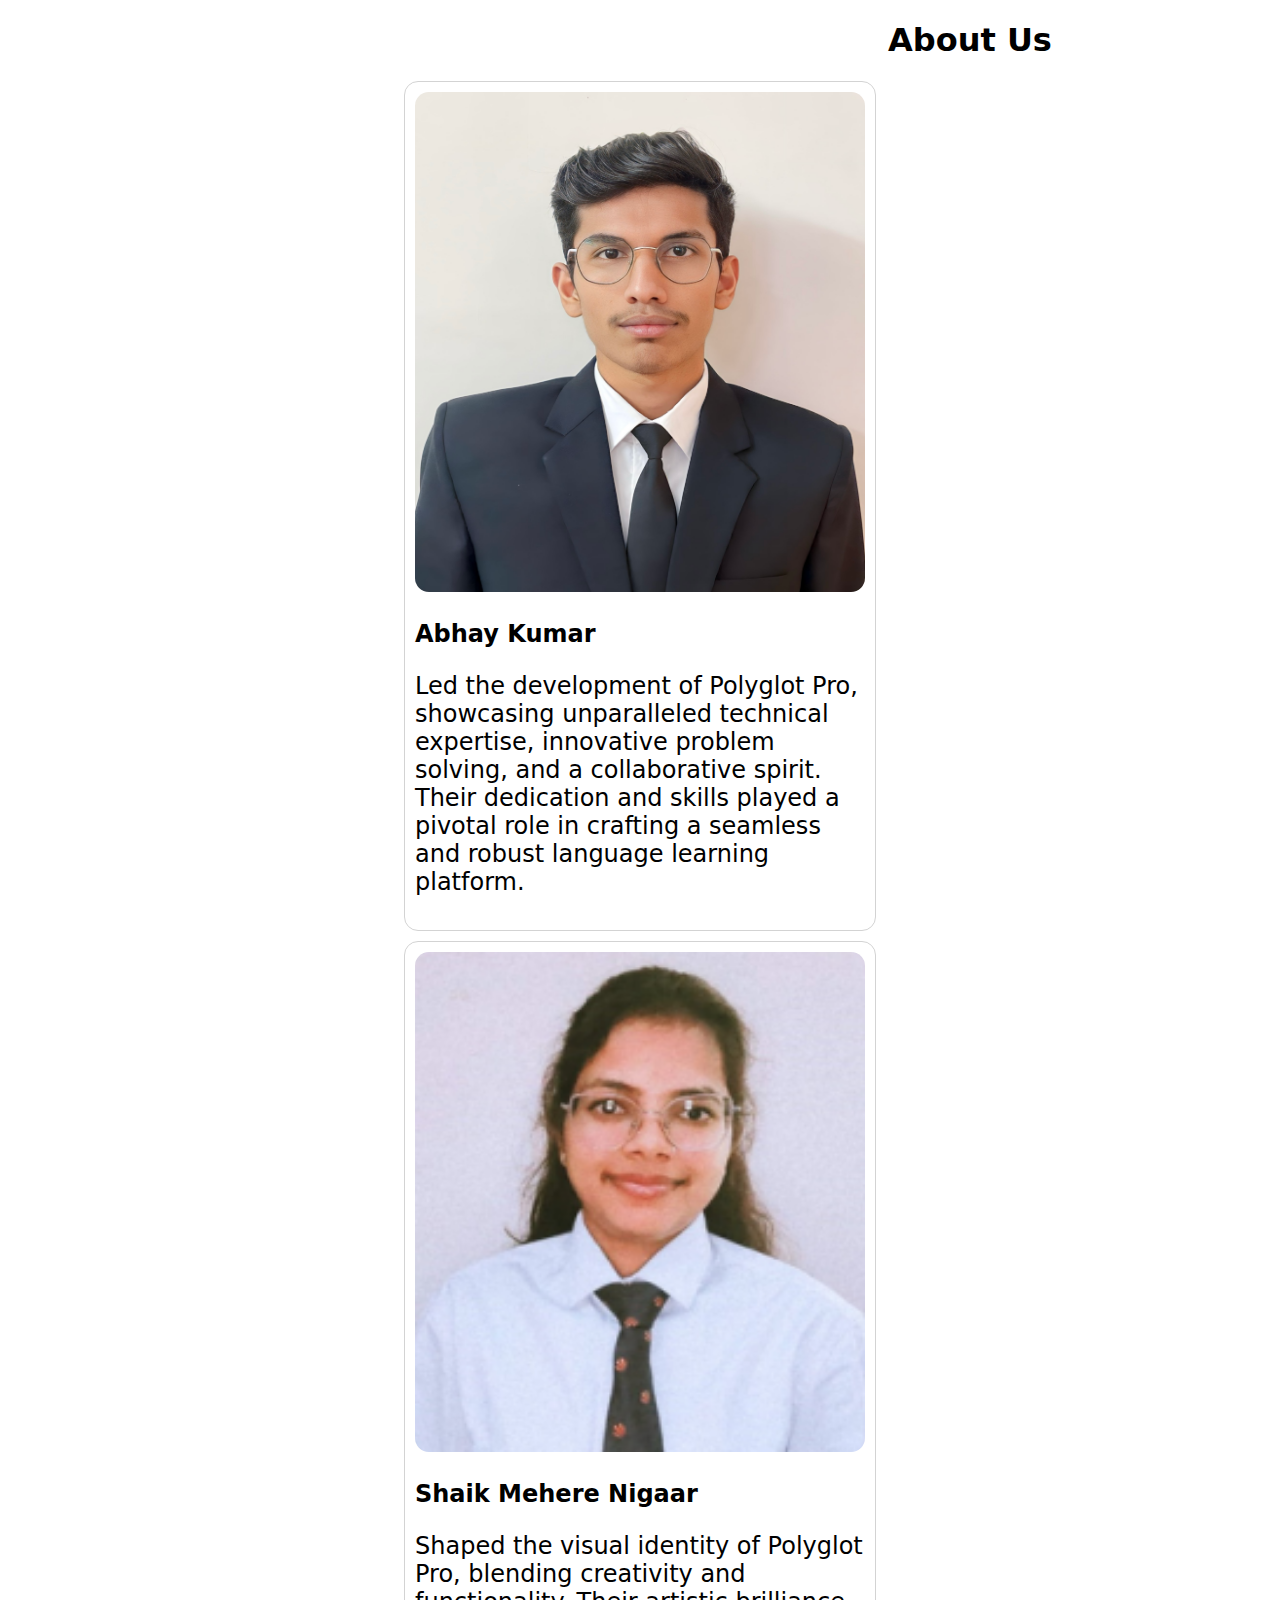
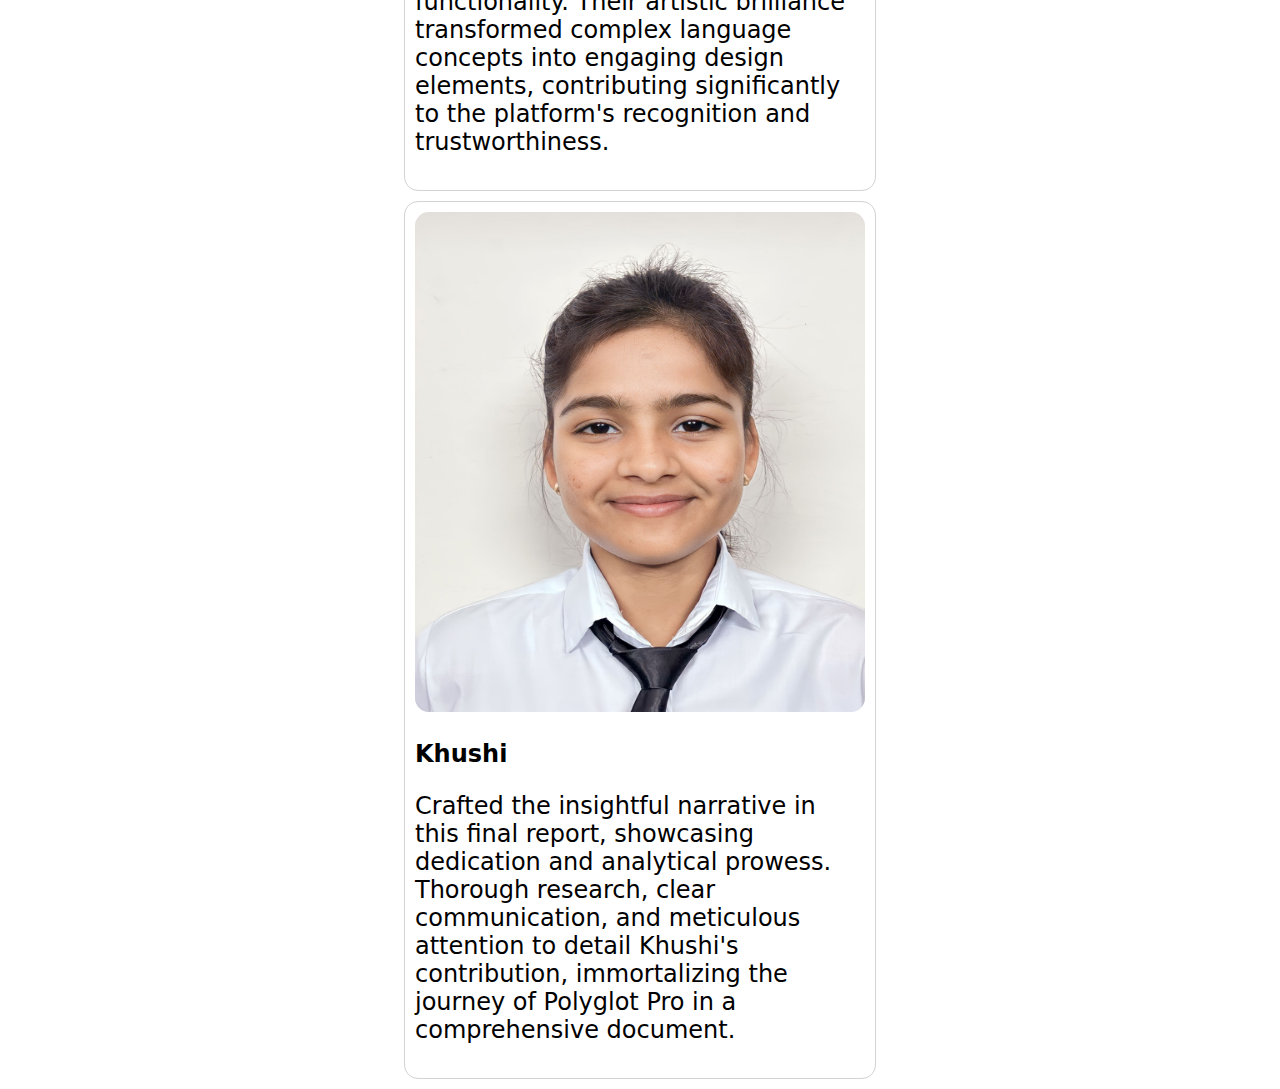
<file: aboutus.html>
<!DOCTYPE html>
<html lang="en">
<head>
    <meta charset="UTF-8">
    <meta name="viewport" content="width=device-width, initial-scale=1.0">
    <title>Document</title>
    <link rel="stylesheet" href="aboutus.css">

</head>
<body>
    <div>
        <h1 style="margin-left:880px;">About Us</h1>
    </div>
    <div class="card">
        <div class="card-header">
            <img src="images/Abhay.jpeg" class="card-img" alt="">
        </div>
        <h3>Abhay Kumar</h3>
        <p>Led the development of
            Polyglot Pro, showcasing unparalleled
            technical expertise, innovative problem solving, and a collaborative spirit. Their
            dedication and skills played a pivotal role in
            crafting a seamless and robust language
            learning platform.</p>
    </div>

    <div class="card">
        <div class="card-header">
            <img src="images/Meher.png" class="card-img" alt="">
        </div>
        <h3>Shaik Mehere Nigaar</h3>
        <p>Shaped the visual
            identity of Polyglot Pro, blending creativity
            and functionality. Their artistic brilliance
            transformed complex language concepts into
            engaging design elements, contributing
            significantly to the platform's recognition and
            trustworthiness.
            </p>
    </div>


    <div class="card">
        <div class="card-header">
            <img src="images/Khushi.jpg" class="card-img" alt="">
        </div>
        <h3>Khushi</h3>
        <p>Crafted the insightful narrative in this
            final report, showcasing dedication and
            analytical prowess. Thorough research, clear
            communication, and meticulous attention to
            detail Khushi's contribution, immortalizing
            the journey of Polyglot Pro in a
            comprehensive document.</p>
    </div>
</body>
</html>
</file>
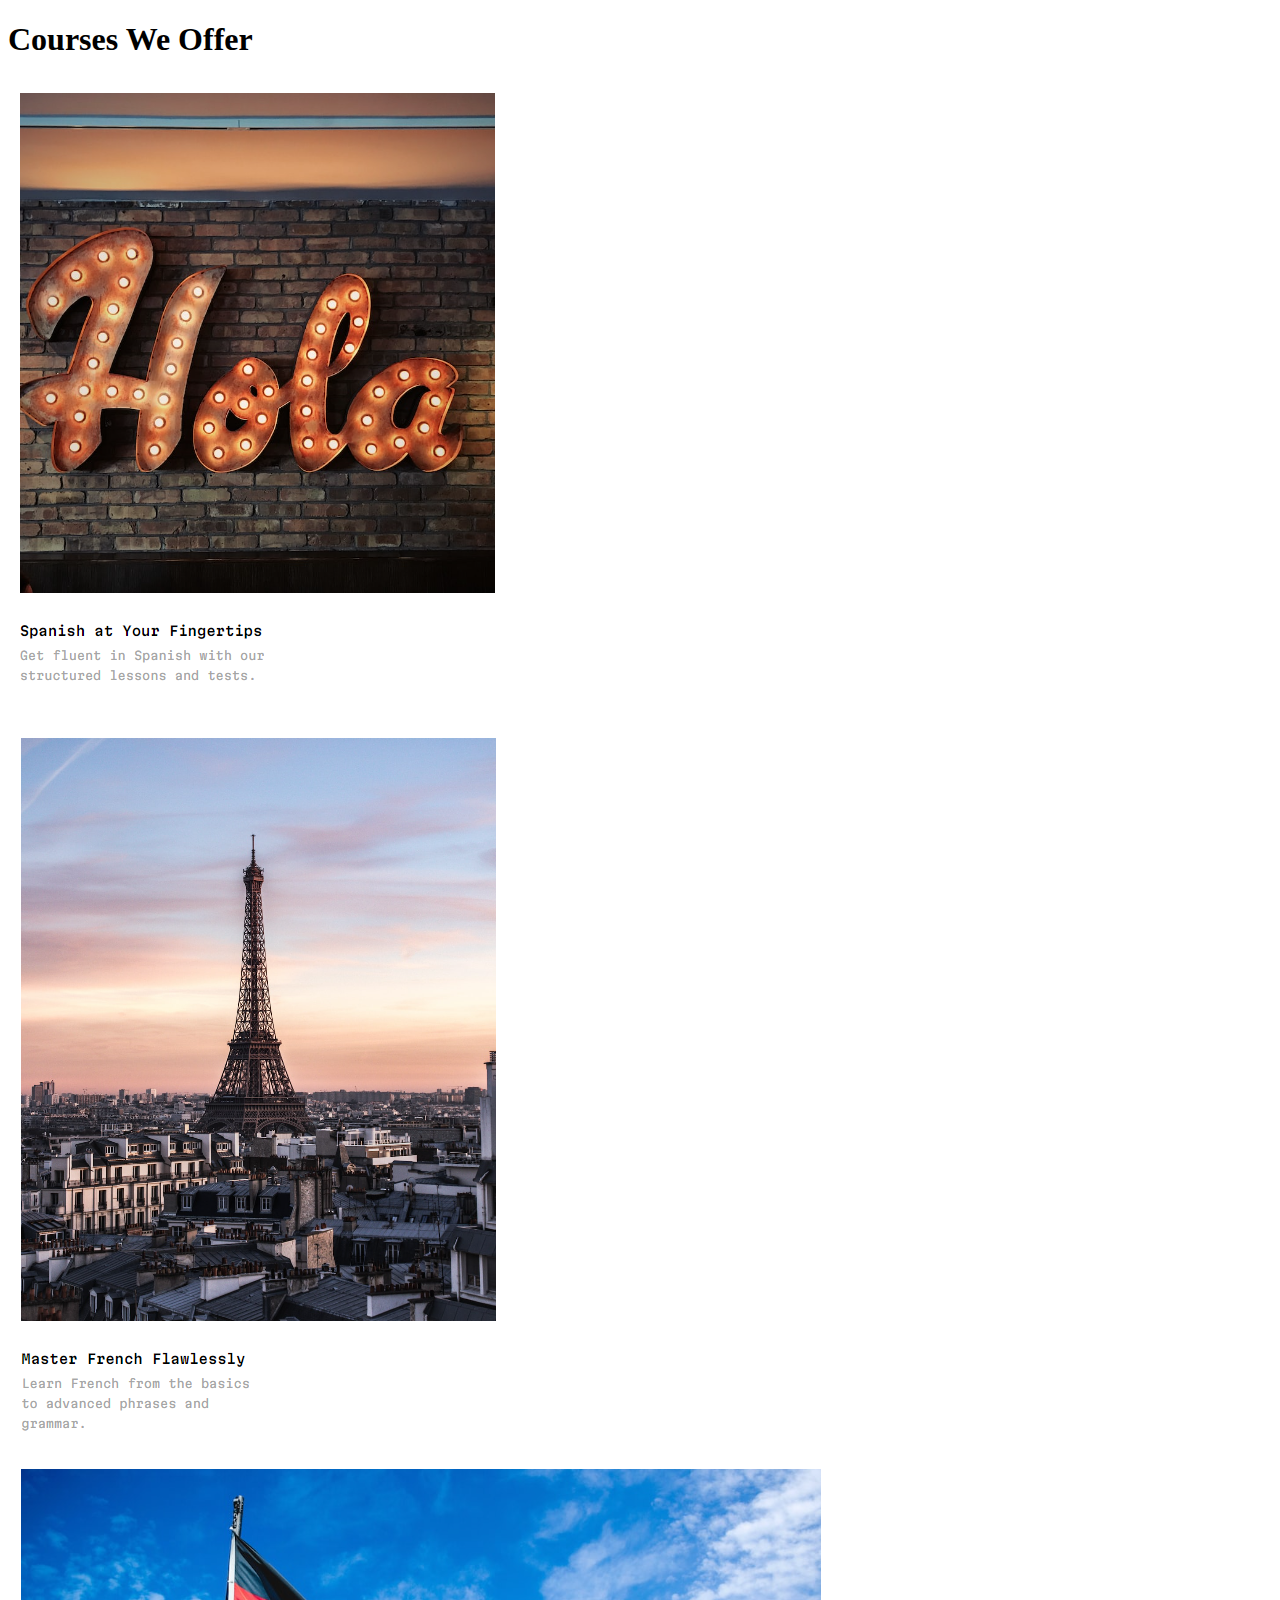
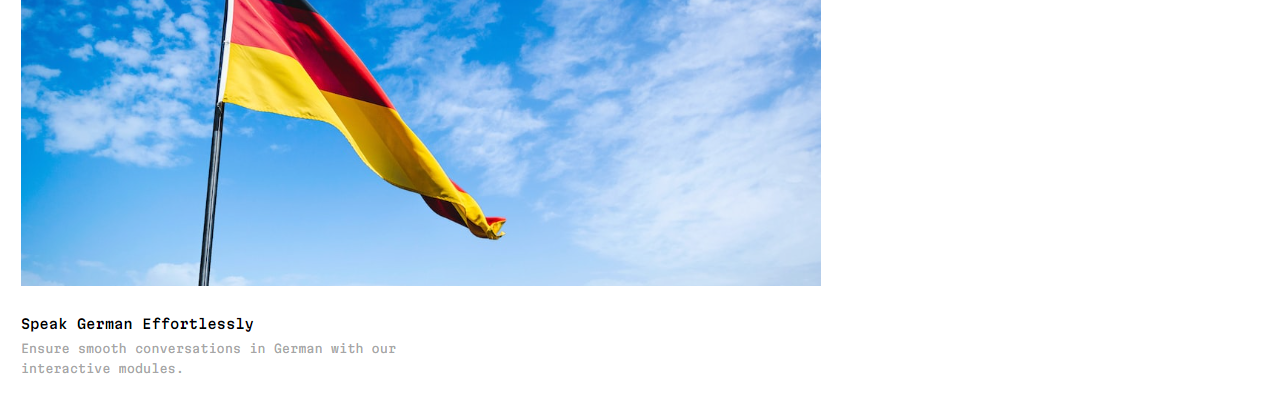
<file: courses.html>
<!DOCTYPE html>
<html lang="en">
<head>
    <meta charset="UTF-8">
    <meta name="viewport" content="width=device-width, initial-scale=1.0">
    <title>Document</title>
    <link href="courses.html" rel="stylesheet">
</head>
<body>
    <h1>Courses We Offer</h1>
      <a href="price.html"><div class="row">
        <div class="course-col">
          <img src="images/Screenshot 2023-11-28 151219.png">
        </div></a>
      <a href="price.html"><div class="course-col">
          <img src="images/Screenshot 2023-11-28 151224.png">
        </div></a>
        
      </div>
      <a href="price.html"><div class="course-col">
        <img src="images/Screenshot 2023-11-28 151232.png">
      </div></a>
</body>
</html>
</file>
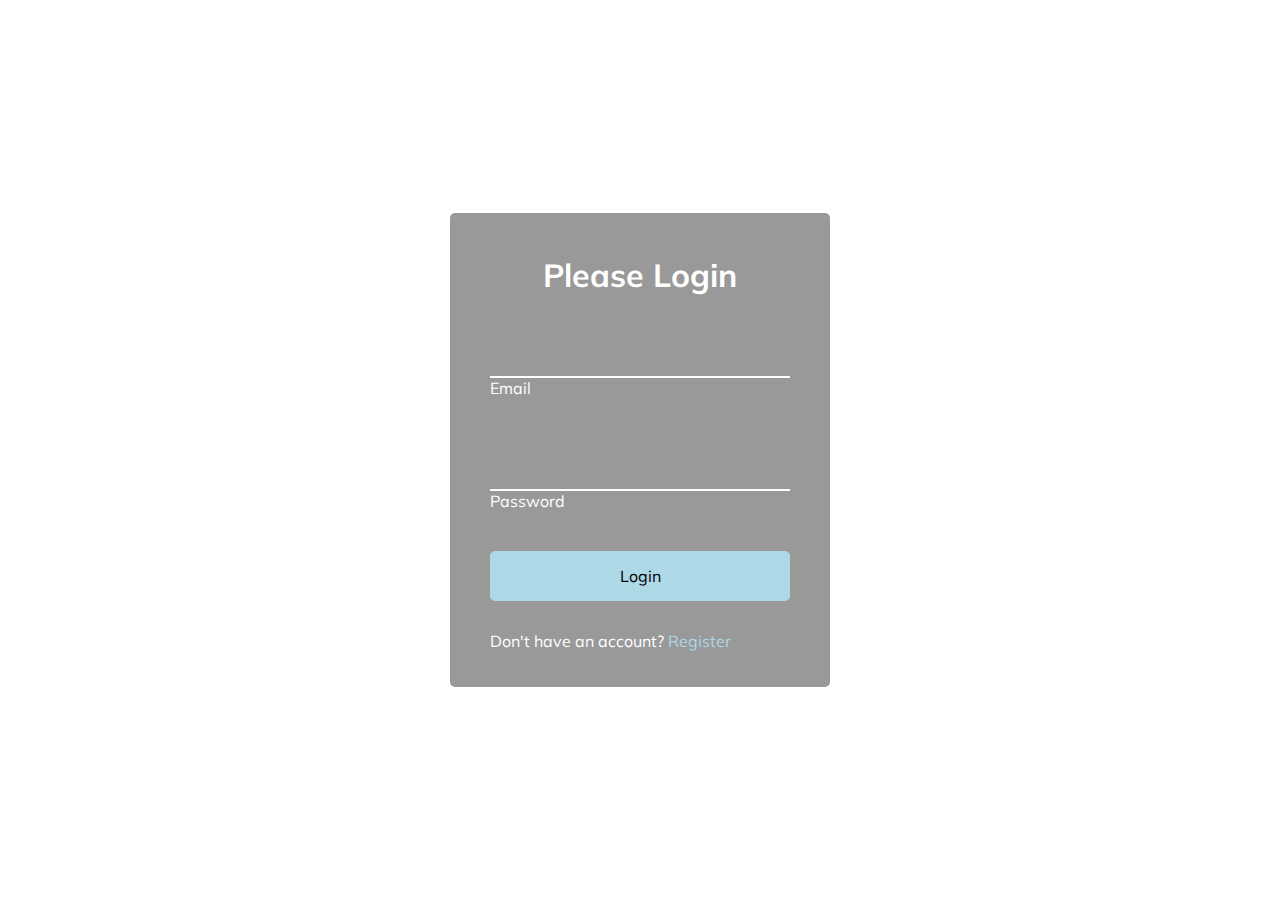
<file: login.html>
<!DOCTYPE html>
<html lang="en">
  <head>
    <meta charset="UTF-8" />
    <meta name="viewport" content="width=device-width, initial-scale=1.0" />
    <link rel="stylesheet" href="login.css" />
    <title>Login</title>
  </head>
  <body>
    <div class="container">
      <h1>Please Login</h1>
      <form>
        <div class="form-control">
          <input type="text" required>
          <label>Email</label>
        </div>

        <div class="form-control">
          <input type="password" required>
          <label>Password</label>
        </div>

        <button class="btn">Login</button>

        <p class="text">Don't have an account? <a href="#">Register</a> </p>
      </form>
    </div>
  </body>
</html>
</file>
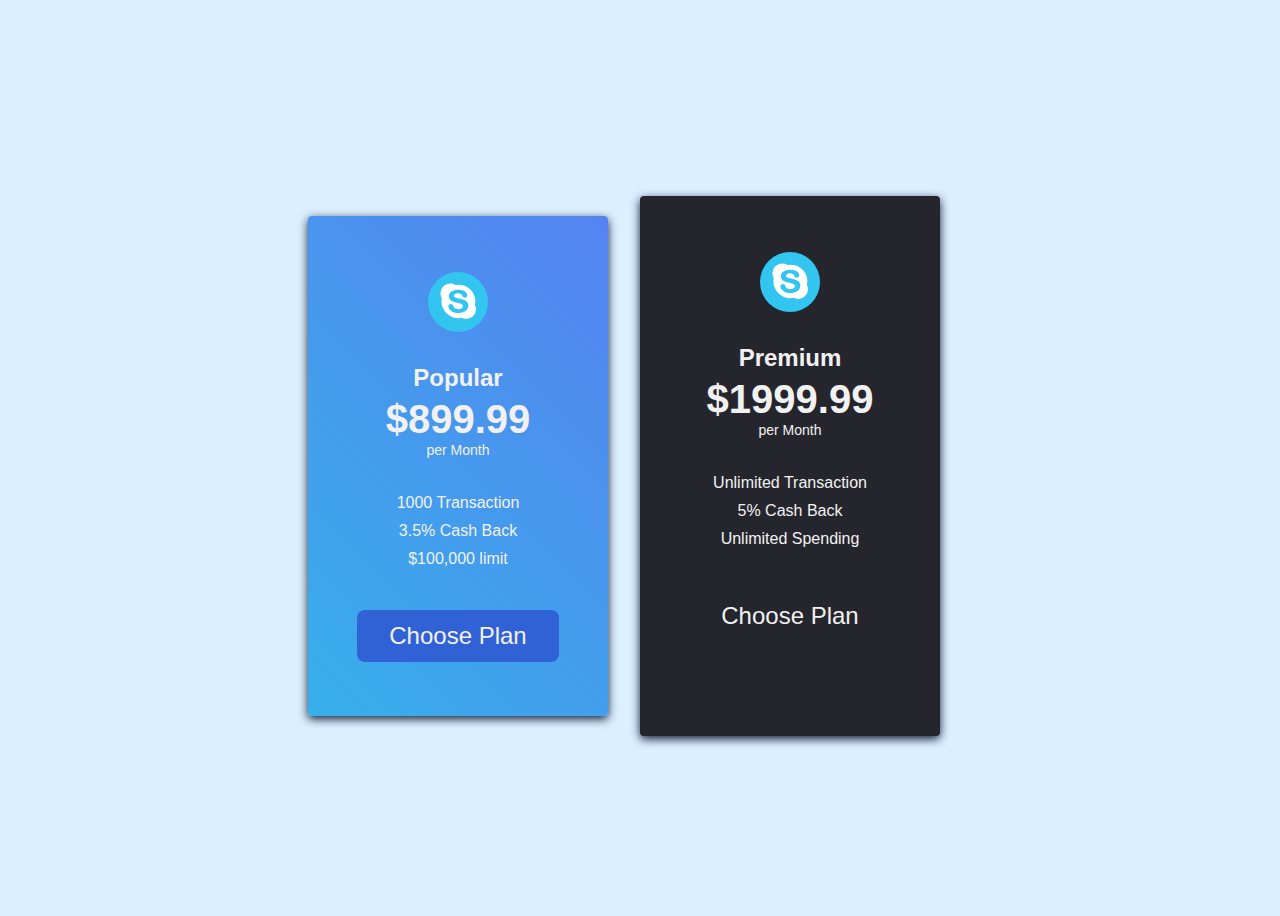
<file: price.html>
<!DOCTYPE html>
<html lang="en">
<head>
    <meta charset="UTF-8">
    <meta name="viewport" content="width=device-width, initial-scale=1.0">
    <title>Document</title>
    <link href="price.css" rel="stylesheet">
</head>
<body>
    <section>

        <a href="/courses.html" class="pricing-card">
            <div>
                <svg xmlns="http://www.w3.org/2000/svg" viewBox="0 0 50 50">
                    <title>Skype</title>
                    <path fill="#32c5f0" d="M50,25A25,25,0,1,1,25,0,25,25,0,0,1,50,25Z" />
                    <path fill="#fff"
                        d="M39.1,27.5a14,14,0,0,0,.33-3c0-.35,0-.7,0-1.05A14,14,0,0,0,25.3,10.59a14.7,14.7,0,0,0-2.41.2,8.3,8.3,0,0,0-4.36-1.24,8.14,8.14,0,0,0-8.19,8.08,8,8,0,0,0,1.12,4.08c-.1.51-.17,1-.22,1.54s-.06.84-.06,1.26A14,14,0,0,0,25.3,38.44a14.68,14.68,0,0,0,2.59-.23,8.24,8.24,0,0,0,3.87.95A8.12,8.12,0,0,0,40,31.09,7.88,7.88,0,0,0,39.1,27.5Zm-6.55,3.67a6.46,6.46,0,0,1-2.87,2.14,11.64,11.64,0,0,1-4.42.77,10.77,10.77,0,0,1-5.05-1,6.55,6.55,0,0,1-2.33-2,4.39,4.39,0,0,1-.9-2.52,1.73,1.73,0,0,1,.59-1.31A2.07,2.07,0,0,1,19,26.63a1.88,1.88,0,0,1,1.24.42,3.08,3.08,0,0,1,.83,1.2,7.29,7.29,0,0,0,.81,1.41,3.12,3.12,0,0,0,1.19.91,4.89,4.89,0,0,0,2.05.36A5,5,0,0,0,28,30.2a2,2,0,0,0,1.05-1.74,1.69,1.69,0,0,0-.55-1.32,3.79,3.79,0,0,0-1.5-.82c-.64-.2-1.52-.41-2.59-.64a19.81,19.81,0,0,1-3.71-1.09,6,6,0,0,1-2.42-1.75,3.53,3.53,0,0,1-.49-.78,4.64,4.64,0,0,1-.43-2,4.54,4.54,0,0,1,1-2.82,6,6,0,0,1,2.74-1.87,12.13,12.13,0,0,1,4.15-.65,11.54,11.54,0,0,1,3.3.43,7.57,7.57,0,0,1,2.33,1.15,5,5,0,0,1,1.37,1.52,3.35,3.35,0,0,1,.44,1.59,1.84,1.84,0,0,1-.58,1.34,1.92,1.92,0,0,1-1.45.6A1.82,1.82,0,0,1,29.41,21a4.45,4.45,0,0,1-.85-1.11,4.6,4.6,0,0,0-1.26-1.55,4.09,4.09,0,0,0-2.36-.53,4.53,4.53,0,0,0-2.45.59,1.6,1.6,0,0,0-.87,1.34,1.21,1.21,0,0,0,.28.81,2.57,2.57,0,0,0,.84.63,6.33,6.33,0,0,0,1.14.43l.24.07,1.71.41c1.14.24,2.2.51,3.12.8A9.89,9.89,0,0,1,31.37,24,4.76,4.76,0,0,1,33,25.61a4.91,4.91,0,0,1,.58,2.45A5.28,5.28,0,0,1,32.55,31.17Z" />
                </svg>
                <h3>Popular</h3>
                <h4>$899.99</h4>
                <p>per Month</p>
                <ul>
                    <li>1000 Transaction</li>
                    <li>3.5% Cash Back</li>
                    <li>$100,000 limit</li>
                </ul>
                <Button class="btn blue">Choose Plan</Button>
            </div>
        </a>
    
        <a href="/" class="pricing-card">
            <div>
                <svg xmlns="http://www.w3.org/2000/svg" viewBox="0 0 50 50">
                    <title>Skype</title>
                    <path fill="#32c5f0" d="M50,25A25,25,0,1,1,25,0,25,25,0,0,1,50,25Z" />
                    <path fill="#fff"
                        d="M39.1,27.5a14,14,0,0,0,.33-3c0-.35,0-.7,0-1.05A14,14,0,0,0,25.3,10.59a14.7,14.7,0,0,0-2.41.2,8.3,8.3,0,0,0-4.36-1.24,8.14,8.14,0,0,0-8.19,8.08,8,8,0,0,0,1.12,4.08c-.1.51-.17,1-.22,1.54s-.06.84-.06,1.26A14,14,0,0,0,25.3,38.44a14.68,14.68,0,0,0,2.59-.23,8.24,8.24,0,0,0,3.87.95A8.12,8.12,0,0,0,40,31.09,7.88,7.88,0,0,0,39.1,27.5Zm-6.55,3.67a6.46,6.46,0,0,1-2.87,2.14,11.64,11.64,0,0,1-4.42.77,10.77,10.77,0,0,1-5.05-1,6.55,6.55,0,0,1-2.33-2,4.39,4.39,0,0,1-.9-2.52,1.73,1.73,0,0,1,.59-1.31A2.07,2.07,0,0,1,19,26.63a1.88,1.88,0,0,1,1.24.42,3.08,3.08,0,0,1,.83,1.2,7.29,7.29,0,0,0,.81,1.41,3.12,3.12,0,0,0,1.19.91,4.89,4.89,0,0,0,2.05.36A5,5,0,0,0,28,30.2a2,2,0,0,0,1.05-1.74,1.69,1.69,0,0,0-.55-1.32,3.79,3.79,0,0,0-1.5-.82c-.64-.2-1.52-.41-2.59-.64a19.81,19.81,0,0,1-3.71-1.09,6,6,0,0,1-2.42-1.75,3.53,3.53,0,0,1-.49-.78,4.64,4.64,0,0,1-.43-2,4.54,4.54,0,0,1,1-2.82,6,6,0,0,1,2.74-1.87,12.13,12.13,0,0,1,4.15-.65,11.54,11.54,0,0,1,3.3.43,7.57,7.57,0,0,1,2.33,1.15,5,5,0,0,1,1.37,1.52,3.35,3.35,0,0,1,.44,1.59,1.84,1.84,0,0,1-.58,1.34,1.92,1.92,0,0,1-1.45.6A1.82,1.82,0,0,1,29.41,21a4.45,4.45,0,0,1-.85-1.11,4.6,4.6,0,0,0-1.26-1.55,4.09,4.09,0,0,0-2.36-.53,4.53,4.53,0,0,0-2.45.59,1.6,1.6,0,0,0-.87,1.34,1.21,1.21,0,0,0,.28.81,2.57,2.57,0,0,0,.84.63,6.33,6.33,0,0,0,1.14.43l.24.07,1.71.41c1.14.24,2.2.51,3.12.8A9.89,9.89,0,0,1,31.37,24,4.76,4.76,0,0,1,33,25.61a4.91,4.91,0,0,1,.58,2.45A5.28,5.28,0,0,1,32.55,31.17Z" />
                </svg>
                <h3>Premium</h3>
                <h4>$1999.99</h4>
                <p>per Month</p>
                <ul>
                    <li>Unlimited Transaction</li>
                    <li>5% Cash Back</li>
                    <li>Unlimited Spending</li>
                </ul>
                <Button class="btn primary">Choose Plan</Button>
            </div>
        </a>
    </section> 
</body>
</html>
</file>
<file: aboutus.css>
body{
    font-family: system-ui, -apple-system, BlinkMacSystemFont, 'Segoe UI', Roboto, Oxygen, Ubuntu, Cantarell, 'Open Sans', 'Helvetica Neue', sans-serif;
}
.card{
    width: 450px;
    border-radius:14px;
    border:1px solid lightgray;
    padding:10px;
    margin: 10px auto;
}

.card-img{
    width:100%;
    border-radius:14px;
    height:500px;
}

.card-header{
    position: relative;
}

.tag{
    position: absolute;
    bottom:0;
    background-color: rgb(255,248,230);
    color: rgb(64, 46, 1);
    border-radius: 12px;
    padding: 3px 10px;
    margin: 12px;
    font-size: 14px;
}

h3{
    font-size: x-large;
}

p{
    font-size: x-large;
}
</file>
<file: login.css>
@import url('https://fonts.googleapis.com/css?family=Muli&display=swap');

* {
  box-sizing: border-box;
}

body {
  background-color: white;
  color: #fff;
  font-family: 'Muli', sans-serif;
  display: flex;
  flex-direction: column;
  align-items: center;
  justify-content: center;
  height: 100vh;
  overflow: hidden;
  margin: 0;
}

.container {
    background-color: rgba(0, 0, 0, 0.4);
    padding: 20px 40px;
    border-radius: 5px;
  }

.container h1 {
  text-align: center;
  margin-bottom: 30px;
}

.container a {
  text-decoration: none;
  color: lightblue;
}

.btn {
  cursor: pointer;
  display: inline-block;
  width: 100%;
  background: lightblue;
  padding: 15px;
  font-family: inherit;
  font-size: 16px;
  border: 0;
  border-radius: 5px;
}

.btn:focus {
  outline: 0;
}

.btn:active {
  transform: scale(0.98);
}

.text {
  margin-top: 30px;
}

.form-control {
  position: relative;
  margin: 20px 0 40px;
  width: 300px;
}

.form-control input {
  background-color: transparent;
  border: 0;
  border-bottom: 2px #fff solid;
  display: block;
  width: 100%;
  padding: 15px 0;
  font-size: 18px;
  color: #fff;
}
</file>
<file: price.css>
:root {
    --light: rgb(242, 241, 241);
}

* {
    box-sizing: border-box;
    margin: 0;
    padding: 0;
    font-family: sans-serif;
}

body {
    height: 100vh;
    background-color: #dbefff;
}

a {
    text-decoration: none;
}

section {
    display: flex;
    justify-content: center;
    min-height: 100vh;
    align-items: center;
    margin: 1rem 0;
}

.pricing-card {
    background: linear-gradient(45deg, #37afea 0%, #5583f1 100%);
    box-shadow: 0 3px 10px rgb(16, 29, 53);
    width: 25%;
    max-width: 300px;
    height: 500px;
    border-radius: 4px;
    transition: all 0.3s ease-out;
}

.pricing-card:nth-child(2) {
    background: #25262d;
    margin: 0 2rem;
    height: 540px;
}

.pricing-card:hover {
    transform: scale(1.03);
}

.pricing-card>div {
    display: flex;
    flex-direction: column;
    padding: 24px;
    align-items: center;
    color: var(--light);
}

.pricing-card>div h3 {
    margin-bottom: 5px;
    font-size: 24px;
}

.pricing-card>div h4 {
    font-size: 40px;
}

.pricing-card div p {
    font-size: 14px;
    margin-bottom: 24px;
}

.pricing-card>div ul {
    margin: 12px 0 32px;
    list-style: none;
    display: flex;
    flex-direction: column;
    align-items: center;
}

.pricing-card>div ul li {
    margin-bottom: 10px;
}

svg {
    width: 60px;
    margin: 2rem 0;
}

.btn {
    padding: 12px 0;
    cursor: pointer;
    width: 80%;
    font-size: 24px;
    text-align: center;
    border: none;
    border-radius: 8px;
}

.btn:hover {
    border-radius: 0px;
}

.blue {
    background-color: #3062d5;
    color: var(--light);
}

.primary {
    background-color: #25262d;
    color: var(--light);
}

/*media query*/

@media screen and (max-width:960px) {
    .pricing-card {
        width: 30%;
    }
    .pricing-card:nth-child(2) {
        margin: 0 1rem;
    }
}

@media only screen and (max-width: 768px) {
    section {
        justify-content: flex-start;
        flex-direction: column;
    }
    .pricing-card {
        margin: 1rem 0;
        width: 50%;
    }
}
</file>
